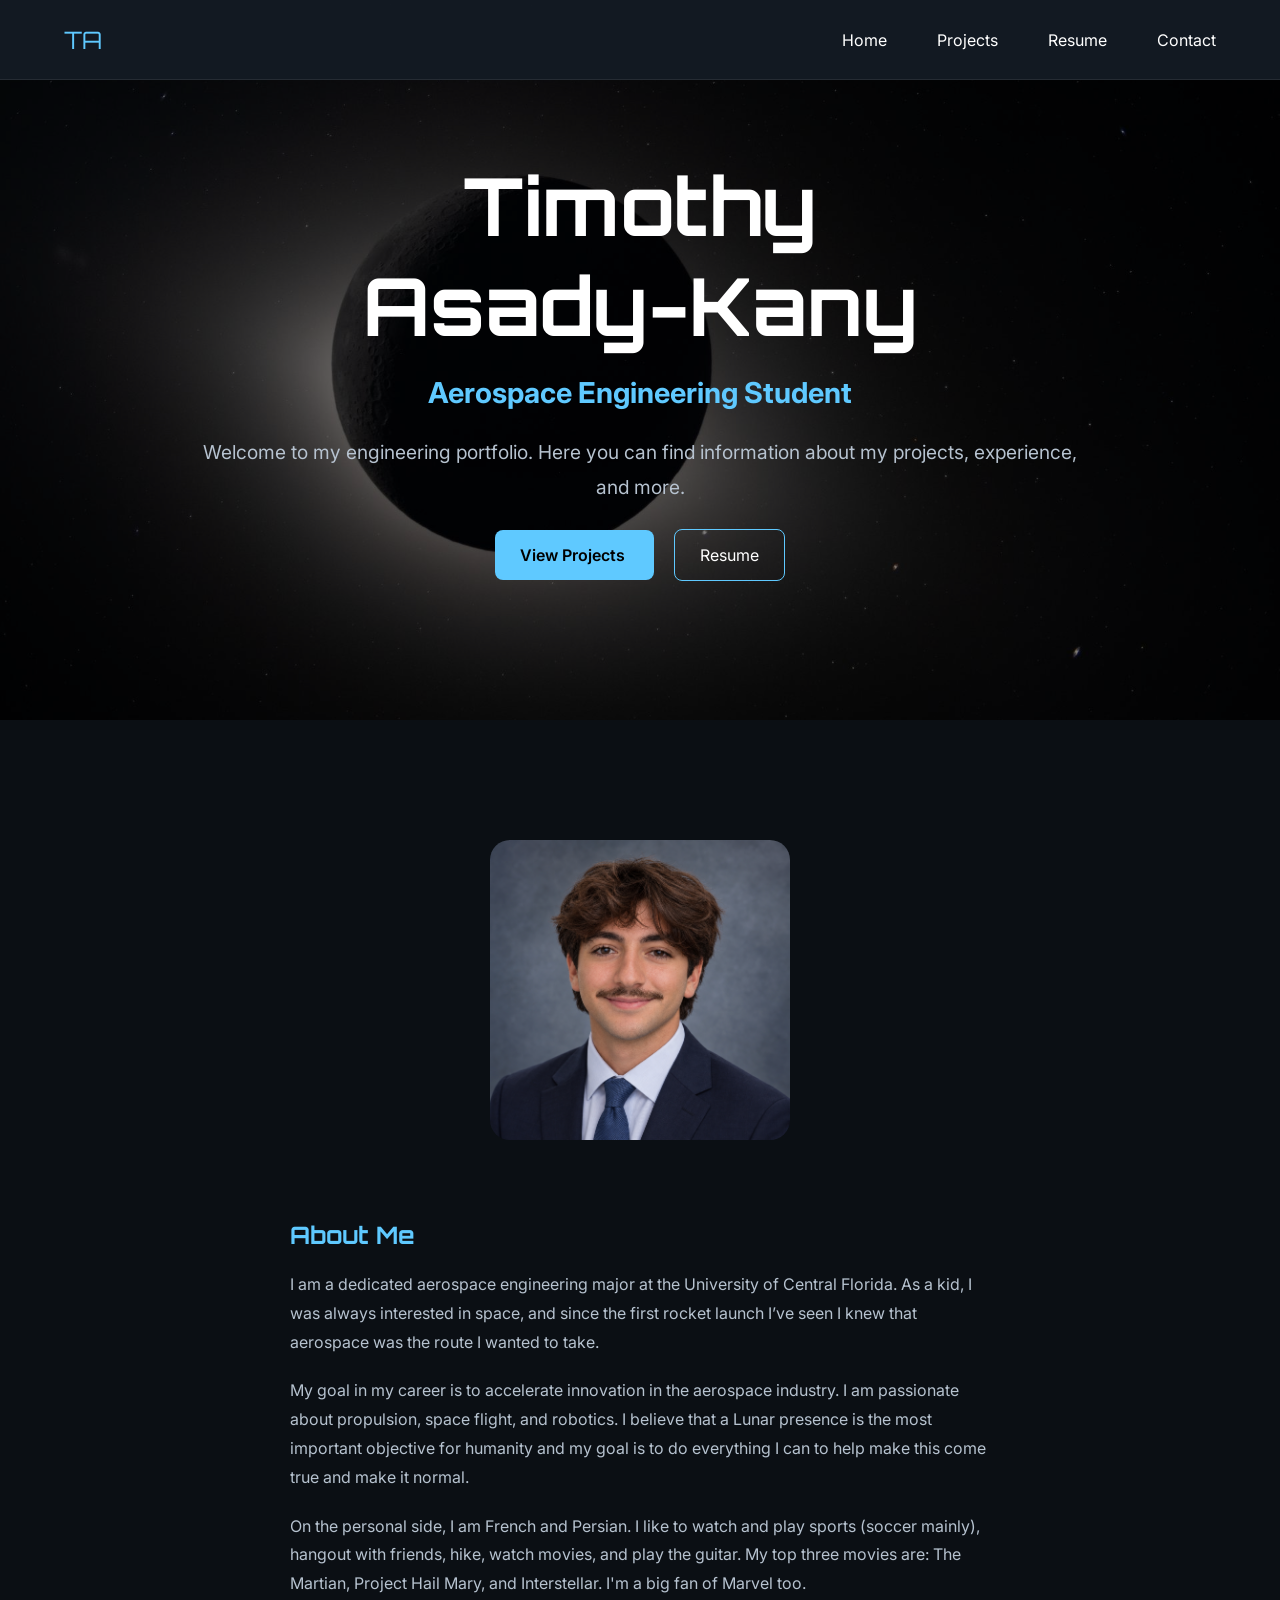
<file: index.html>
<!DOCTYPE html>
<html lang="en">
<head>
    <meta charset="UTF-8">
    <meta name="viewport" content="width=device-width, initial-scale=1.0">
    <title>Timothy Asady-Kany | Portfolio </title>
    <!-- Font: Orbitron-->
     <link href="https://fonts.googleapis.com/css2?family=Orbitron:wght@600;700&family=Inter:wght@300;400;500;600&display=swap" rel="stylesheet">

    <!--CSS Part-->
    <link rel="stylesheet" href="home.css">
    
</head>

<body>
    <nav>

        <!-- Logo / Name -->
        <div class="logo">
            TA
        </div>

        <!-- Navigation Links -->
        <ul class="nav-links">
            <li><a href="index.html">Home</a></li>
            <li><a href="./pages/projects.html">Projects</a></li>
            <li><a href="./pages/resume.html">Resume</a></li>
            <li><a href="./pages/contact.html">Contact</a></li>
        </ul>

    </nav>

    <section class="hero">
        
         <div class="hero-overlay"></div>

         <div class="hero-content">
            <h1>Timothy<br>Asady-Kany</h1>
            <h2>Aerospace Engineering Student</h2>
            <p>Welcome to my engineering portfolio. Here you can find information about my projects, experience, and more.</p>
            <p class="built-by"></p>
            
            <!-- Buttons!! -->
             <div class="main-buttons">
                <a href="./pages/projects.html" class="primary-button">
                    View Projects
                </a>

                <a href="./pages/resume.html" class="secondary-button">
                    Resume
                </a>
            </div>
            
        </div>
        
    </section>

     <!-- ========================================= -->
    <!-- ABOUT SECTION -->
    <!-- ========================================= -->
    <section class="about">

        <!-- Portrait -->
        <div class="portrait-container">

            <!-- Replace with actual image later -->
            <div class="portrait">

            </div>

        </div>

        <!-- Bio -->
        <div class="about-text">

            <h2>About Me</h2>

            <p>
                I am a dedicated aerospace engineering major at the University of Central Florida. As a kid, I was always interested in space, and since the first rocket launch I’ve seen I knew that aerospace was the route I wanted to take.                

            </p>

            <p>
                My goal in my career is to accelerate innovation in the aerospace industry. I am passionate about propulsion, space flight, and robotics. I believe that a Lunar presence is the most important objective for humanity and my goal is to do everything I can to help make this come true and make it normal.

            </p>

            <p>
                On the personal side, I am French and Persian. I like to watch and play sports (soccer mainly), hangout with friends, hike, watch movies, and play the guitar.

                My top three movies are: The Martian, Project Hail Mary, and Interstellar. I'm a big fan of Marvel too.
            </p>

        </div>

    </section>


    
    
</body>
</html>
</file>
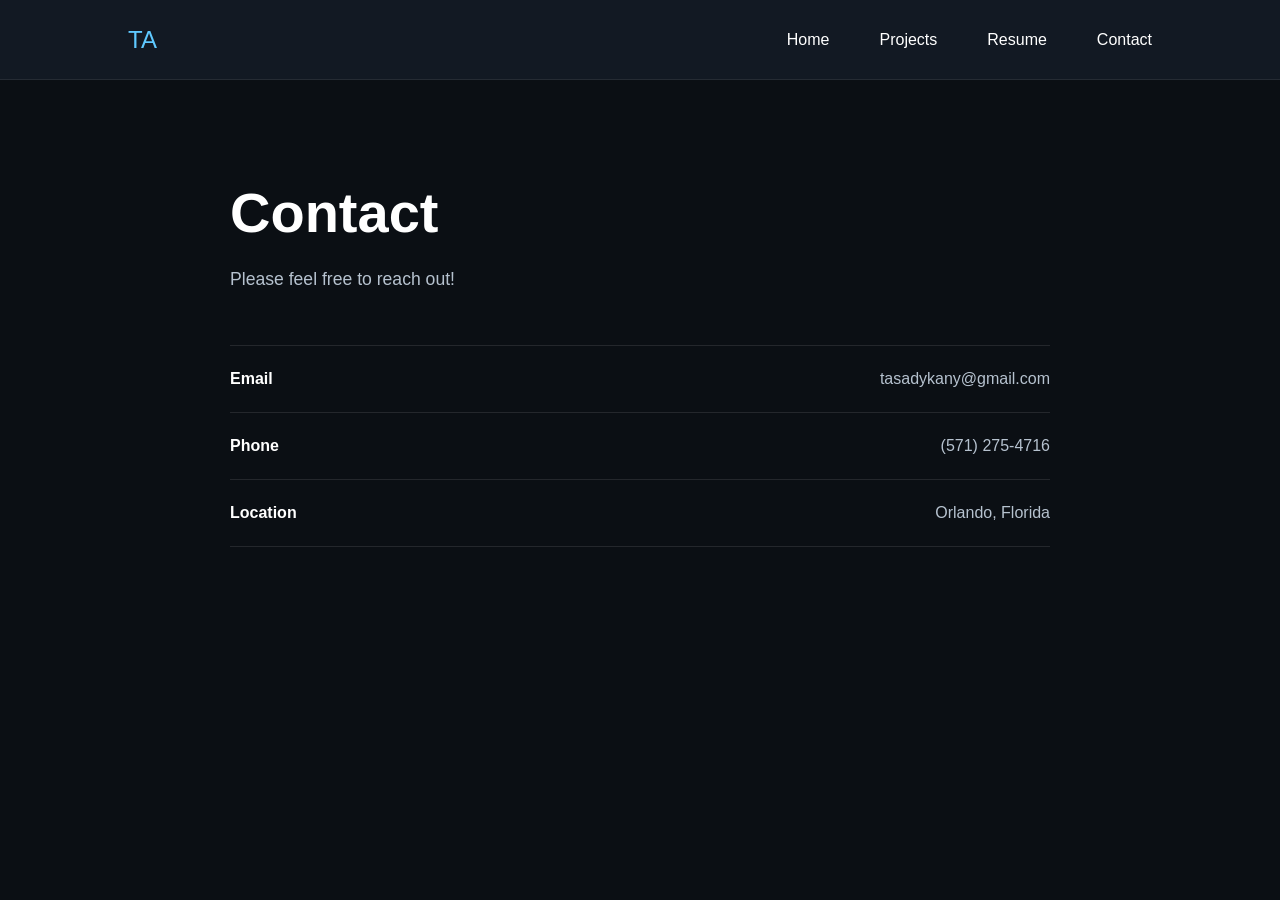
<file: pages/contact.html>
<!DOCTYPE html>
<html lang="en">
<head>
    <meta charset="UTF-8">
    <meta name="viewport" content="width=device-width, initial-scale=1.0">
    <title>Contact</title>

    <link rel="stylesheet" href="../global.css">
    <link rel="stylesheet" href="../contact.css">
</head>

<body>

    <nav>

        <div class="logo">
            TA
        </div>

        <ul class="nav-links">
            <li><a href="../index.html">Home</a></li>
            <li><a href="../pages/projects.html">Projects</a></li>
            <li><a href="../pages/resume.html">Resume</a></li>
            <li><a href="../pages/contact.html">Contact</a></li>
        </ul>

    </nav>


    <main class="contact-container">

        <h1>Contact</h1>

        <p class="contact-intro">
            Please feel free to reach out!
        </p>

        <div class="contact-info">

            <p>
                <span>Email</span>
                <a href="mailto:tasadykany@gmail.com">
                    tasadykany@gmail.com
                </a>
            </p>

            <p>
                <span>Phone</span>
                <a href="tel:+15712754716">
                    (571) 275-4716
                </a>
            </p>

            <p>
                <span>Location</span>
                Orlando, Florida
            </p>

        </div>

    </main>

</body>
</html>
</file>
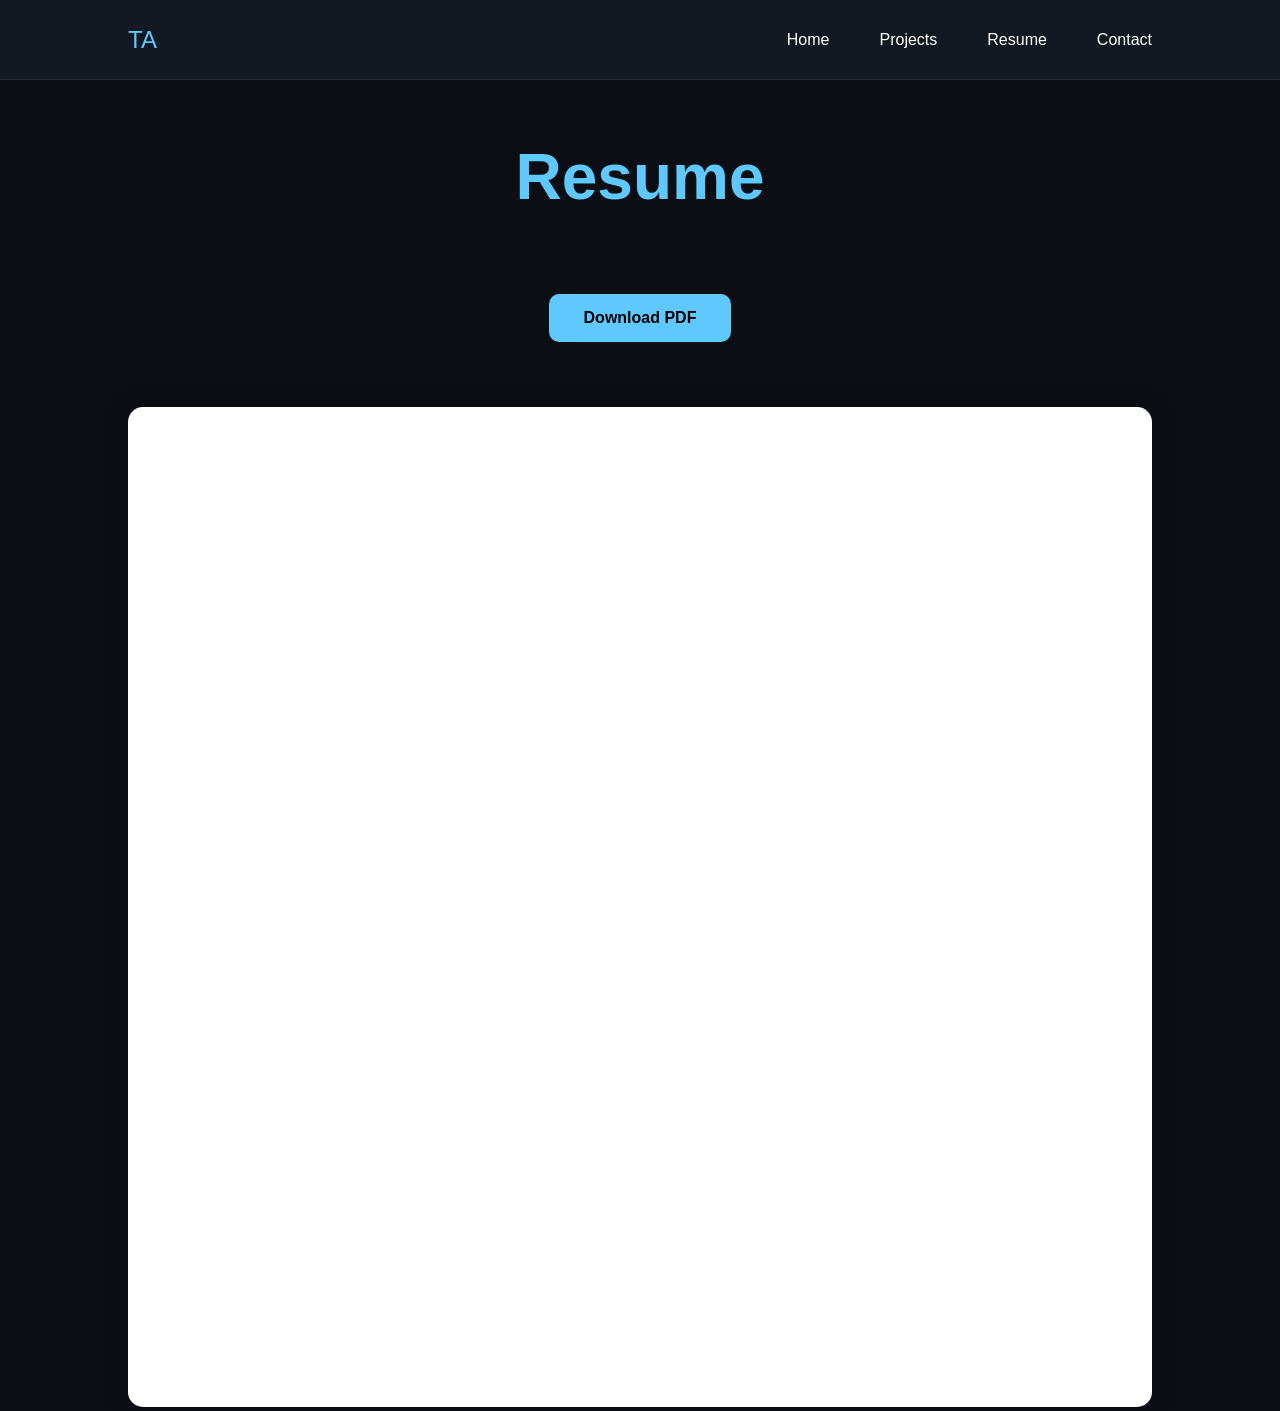
<file: pages/resume.html>
<!DOCTYPE html>
<html lang="en">
<head>
    <meta charset="UTF-8">
    <meta name="viewport" content="width=device-width, initial-scale=1.0">
    <title>Resume</title>

    <link rel="stylesheet" href="../global.css">

    <link rel="stylesheet" href="../resume.css">
</head>
<body>
    
    <nav>

        <!-- Logo / Name -->
        <div class="logo">
            TA
        </div>

        <!-- Navigation Links -->
        <ul class="nav-links">
            <li><a href="../index.html">Home</a></li>
            <li><a href="../pages/projects.html">Projects</a></li>
            <li><a href="../pages/resume.html">Resume</a></li>
            <li><a href="../pages/contact.html">Contact</a></li>
        </ul>

    </nav>

     <!-- Resume Header -->
    <section class="resume-header">

        <h1>Resume</h1>

    </section>

    <!-- Resume Download -->
    <div class="download-container">

        <a href="../files/resume1.pdf"
           class="download-button">

           Download PDF

        </a>

    </div>

    <!-- Resume Content -->
    <div class="pdf-container">
        <iframe
            src="../files/resume1.pdf"
            class="pdf-viewer">
        </iframe>

        <!-- Education 
        <section class="resume-section">

            <h2>Education</h2>

            <div class="education-item">

                <h3>University of Central Florida</h3>

                <p>B.S. Aerospace Engineering</p>

            </div>

        </section>-->

    </div>

</body>

</html>
</file>
<file: home.css>
/* ========================================= */
/* SITE COLORS */
/* CHANGE THESE TO CHANGE THE ENTIRE THEME */
/* ========================================= */

:root {

    --background: #0B0F14;
    --header: #141B24;

    /* Main accent color */
    --accent: #5FC9FF;

    --text: #FFFFFF;
    --subtext: #B6C2CF;

}

/* ========================================= */
/* GLOBAL SETTINGS */
/* ========================================= */

*{
    margin:0;
    padding:0;
    box-sizing:border-box;
}

body{

    background:var(--background);

    color:var(--text);

    font-family:'Inter',sans-serif;

    overflow-x:hidden;
}

/* ========================================= */
/* NAVIGATION BAR */
/* ========================================= */

nav{

    position:fixed;

    top:0;

    width:100%;

    height:80px;

    background:rgba(20,27,36,.95);

    backdrop-filter:blur(12px);

    display:flex;

    justify-content:space-between;

    align-items:center;

    padding:0 5%;

    z-index:1000;

    border-bottom:1px solid rgba(255,255,255,.08);
}

.logo{

    font-family:'Orbitron',sans-serif;

    color:var(--accent);

    font-size:1.5rem;
}

.nav-links{

    display:flex;

    gap:50px;

    list-style:none;
}

.nav-links a{

    color:white;

    text-decoration:none;

    transition:.3s;
}

.nav-links a:hover{

    color:var(--accent);
}

/* ========================================= */
/* HERO SECTION */
/* ========================================= */

.hero{

    height:80vh;

    position:relative;

    display:flex;

    justify-content:center;

    align-items:center;

    text-align:center;

    padding: 50px 10%;

    

    background-image:url("./images/moonshine.jpg");
    

    background-size:cover;
    background-position:center;
}

/* Dark overlay over moon image */
.hero-overlay{

    position:absolute;

    inset:0;

    background:rgba(0,0,0,.50);
}

.hero-content{

    position:relative;

    z-index:5;

    max-width:900px;
}

.built-by{

  font-size: 0.95rem;

  color: #a0aec0; /* subtle lighter gray to match your dark theme */
  margin-top: 0.5rem;

  font-style: italic;
}

.hero h1{

    font-family:'Orbitron',sans-serif;

    font-size:5rem;

    margin-bottom:20px;

    color:white;
}

.hero h2{

    color:var(--accent);

    margin-bottom:25px;

    font-size:1.8rem;
}

.hero p{

    color:var(--subtext);

    line-height:1.8;

    font-size:1.2rem;

    margin-bottom:40px;
}

/* ========================================= */
/* HERO BUTTONS */
/* ========================================= */

.hero-buttons{

    display:flex;

    justify-content:center;

    gap: 1rem;
}

.primary-button{

    background:var(--accent);

    color:black;

    text-decoration:none;

    padding:15px 25px;

    border-radius:8px;

    font-weight:600;

    margin-right: 20px;
}

.secondary-button{

    border:1px solid var(--accent);

    color:white;

    text-decoration:none;

    padding:15px 25px;

    border-radius:8px;
}

/* ========================================= */
/* ABOUT SECTION */
/* ========================================= */

.about{

    display:flex;

    justify-content:center;

    flex-direction: row;

    flex-wrap: wrap; /* Allows text to drop below when space runs out */

    gap: 2rem;

    align-items:center;

    gap:80px;

    padding:120px 10%;
}

.portrait{

    width:300px;

    height: 300px;

    background-image: url("./images/portrait3.png");
    background-size: cover;
    background-position: center;

    border-radius:20px;

    display:flex;

    justify-content:center;

    align-items:center;

    font-size:2rem;
}

.about-text{

    max-width:700px;
}

.about-text h2{

    font-family:'Orbitron',sans-serif;

    color:var(--accent);

    margin-bottom:20px;
}

.about-text p{

    line-height:1.8;

    color:var(--subtext);

    margin-bottom:20px;
}

/* ========================================= */
/* FEATURED PROJECTS */
/* ========================================= */

.featured-projects{

    padding:120px 10%;
}

.featured-projects h2{

    text-align:center;

    font-family:'Orbitron',sans-serif;

    color:var(--accent);

    margin-bottom:50px;
}

.project-grid{

    display:grid;

    grid-template-columns:repeat(3,1fr);

    gap:30px;
}

.project-card{

    background:#141B24;

    border-radius:15px;

    padding:30px;

    border:1px solid rgba(255,255,255,.08);

    transition:.3s;
}

.project-card:hover{

    transform:translateY(-8px);
}

.project-card h3{

    margin-bottom:15px;
}

.project-card p{

    color:var(--subtext);

    line-height:1.7;
}
</file>
<file: global.css>
/* ========================================= */
/* SITE COLORS */
/* ========================================= */

:root{

    --background:#0B0F14;
    --header:#141B24;
    --accent:#5FC9FF;

    --text:#FFFFFF;
    --subtext:#B6C2CF;
}

/* ========================================= */
/* GLOBAL RESET */
/* ========================================= */

*{
    margin:0;
    padding:0;
    box-sizing:border-box;
}

body{
    background:var(--background);
    color:var(--text);
    font-family:'Inter',sans-serif;
}

/* ========================================= */
/* NAVBAR */
/* ========================================= */

nav{

    position:fixed;

    top:0;

    width:100%;

    height:80px;

    background:rgba(20,27,36,.95);

    backdrop-filter:blur(12px);

    display:flex;

    justify-content:space-between;

    align-items:center;

    padding:0 10%;

    z-index:1000;

    border-bottom:1px solid rgba(255,255,255,.08);
}

.logo{

    font-family:'Orbitron',sans-serif;

    color:var(--accent);

    font-size:1.5rem;
}

.nav-links{

    display:flex;

    gap:50px;

    list-style:none;
}

.nav-links a{

    color:white;

    text-decoration:none;

    transition:.3s;
}

.nav-links a:hover{

    color:var(--accent);
}
</file>
<file: contact.css>
/* ========================================= */
/* CONTACT PAGE */
/* ========================================= */

.contact-container{

    min-height:100vh;

    max-width:900px;

    margin:auto;

    padding:180px 40px 100px;

}

.contact-container h1{

    font-size:3.5rem;

    margin-bottom:20px;

}

.contact-intro{

    color:var(--subtext);

    font-size:1.1rem;

    line-height:1.7;

    margin-bottom:50px;

}


/* ========================================= */
/* CONTACT INFO */
/* ========================================= */

.contact-info{

    border-top:1px solid rgba(255,255,255,.1);

}

.contact-info p{

    display:flex;

    justify-content:space-between;

    align-items:center;

    padding:24px 0;

    border-bottom:1px solid rgba(255,255,255,.1);

    color:var(--subtext);

}

.contact-info span{

    color:var(--text);

    font-weight:600;

}

.contact-info a{

    color:var(--subtext);

    text-decoration:none;

    transition:.25s;

}

.contact-info a:hover{

    color:var(--accent);

}


/* ========================================= */
/* MOBILE */
/* ========================================= */

@media(max-width:700px){

    .contact-container{

        padding:150px 25px 80px;

    }

    .contact-container h1{

        font-size:2.7rem;

    }

    .contact-info p{

        flex-direction:column;

        align-items:flex-start;

        gap:8px;

    }

}
</file>
<file: resume.css>
/* RESUME PAGE */

/* ========================================= */
/* PAGE HEADER */
/* ========================================= */

.resume-header{

    padding-top:140px;
    padding-bottom:60px;

    text-align:center;
}

.resume-header h1{

    font-family:'Orbitron',sans-serif;

    font-size:4rem;

    color:var(--accent);

    margin-bottom:20px;
}

.resume-header p{

    color:var(--subtext);

    max-width:700px;

    margin:auto;

    line-height:1.8;
}


/* ========================================= */
/* DOWNLOAD BUTTON */
/* ========================================= */

.download-container{

    text-align:center;

    margin-bottom:65px;
}

.download-button{

    display:inline-block;

    text-decoration:none;

    background:var(--accent);

    color:black;

    padding:15px 35px;

    border-radius:10px;

    font-weight:600;

    transition:.3s;
}

.download-button:hover{

    transform:translateY(-3px);
}


/* ========================================= */
/* RESUME VIEWER */
/* ========================================= */

.pdf-container{

    width:80%;

    max-width:1200px;

    margin:auto;

    padding: bottom 50px;
}

.pdf-viewer{
    width:100%;
    height:1000px;
    border: none;
    border-radius:15px;
    background:white;
    box-shadow: 0 0 20px rgba(0,0,0,.3);
}


/* ========================================= */
/* SECTION STYLING */
/* ========================================= */

.resume-section{

    background:var(--header);

    border:1px solid rgba(255,255,255,.08);

    border-radius:15px;

    padding:40px;

    margin-bottom:40px;
}

.resume-section h2{

    font-family:'Orbitron',sans-serif;

    color:var(--accent);

    margin-bottom:25px;
}


/* ========================================= */
/* EDUCATION */
/* ========================================= */

.education-item{

    margin-bottom:20px;
}

.education-item h3{

    margin-bottom:8px;
}

.education-item p{

    color:var(--subtext);
}


/* ========================================= */
/* EXPERIENCE */
/* ========================================= */

.experience-item{

    margin-bottom:35px;
}

.experience-item h3{

    margin-bottom:10px;
}

.experience-date{

    color:var(--accent);

    margin-bottom:10px;

    font-size:.9rem;
}

.experience-item ul{

    padding-left:25px;
}

.experience-item li{

    color:var(--subtext);

    line-height:1.8;

    margin-bottom:8px;
}


/* ========================================= */
/* SKILLS */
/* ========================================= */

.skills-grid{

    display:grid;

    grid-template-columns:repeat(auto-fit,minmax(250px,1fr));

    gap:25px;
}

.skill-card{

    background:rgba(255,255,255,.03);

    border:1px solid rgba(255,255,255,.05);

    border-radius:12px;

    padding:25px;
}

.skill-card h3{

    color:var(--accent);

    margin-bottom:15px;
}

.skill-card ul{

    list-style:none;
}

.skill-card li{

    margin-bottom:10px;

    color:var(--subtext);
}


/* ========================================= */
/* PROJECTS */
/* ========================================= */
/*
.project-item{

    margin-bottom:30px;
}

.project-item h3{

    margin-bottom:10px;
}

.project-item p{

    color:var(--subtext);

    line-height:1.8;
} */


/* ========================================= */
/* RESPONSIVE DESIGN */
/* ========================================= */

@media(max-width:768px){

    .resume-header h1{

        font-size:2.5rem;
    }

    .resume-container{

        width:92%;
    }

    .resume-section{

        padding:25px;
    }

}
</file>
